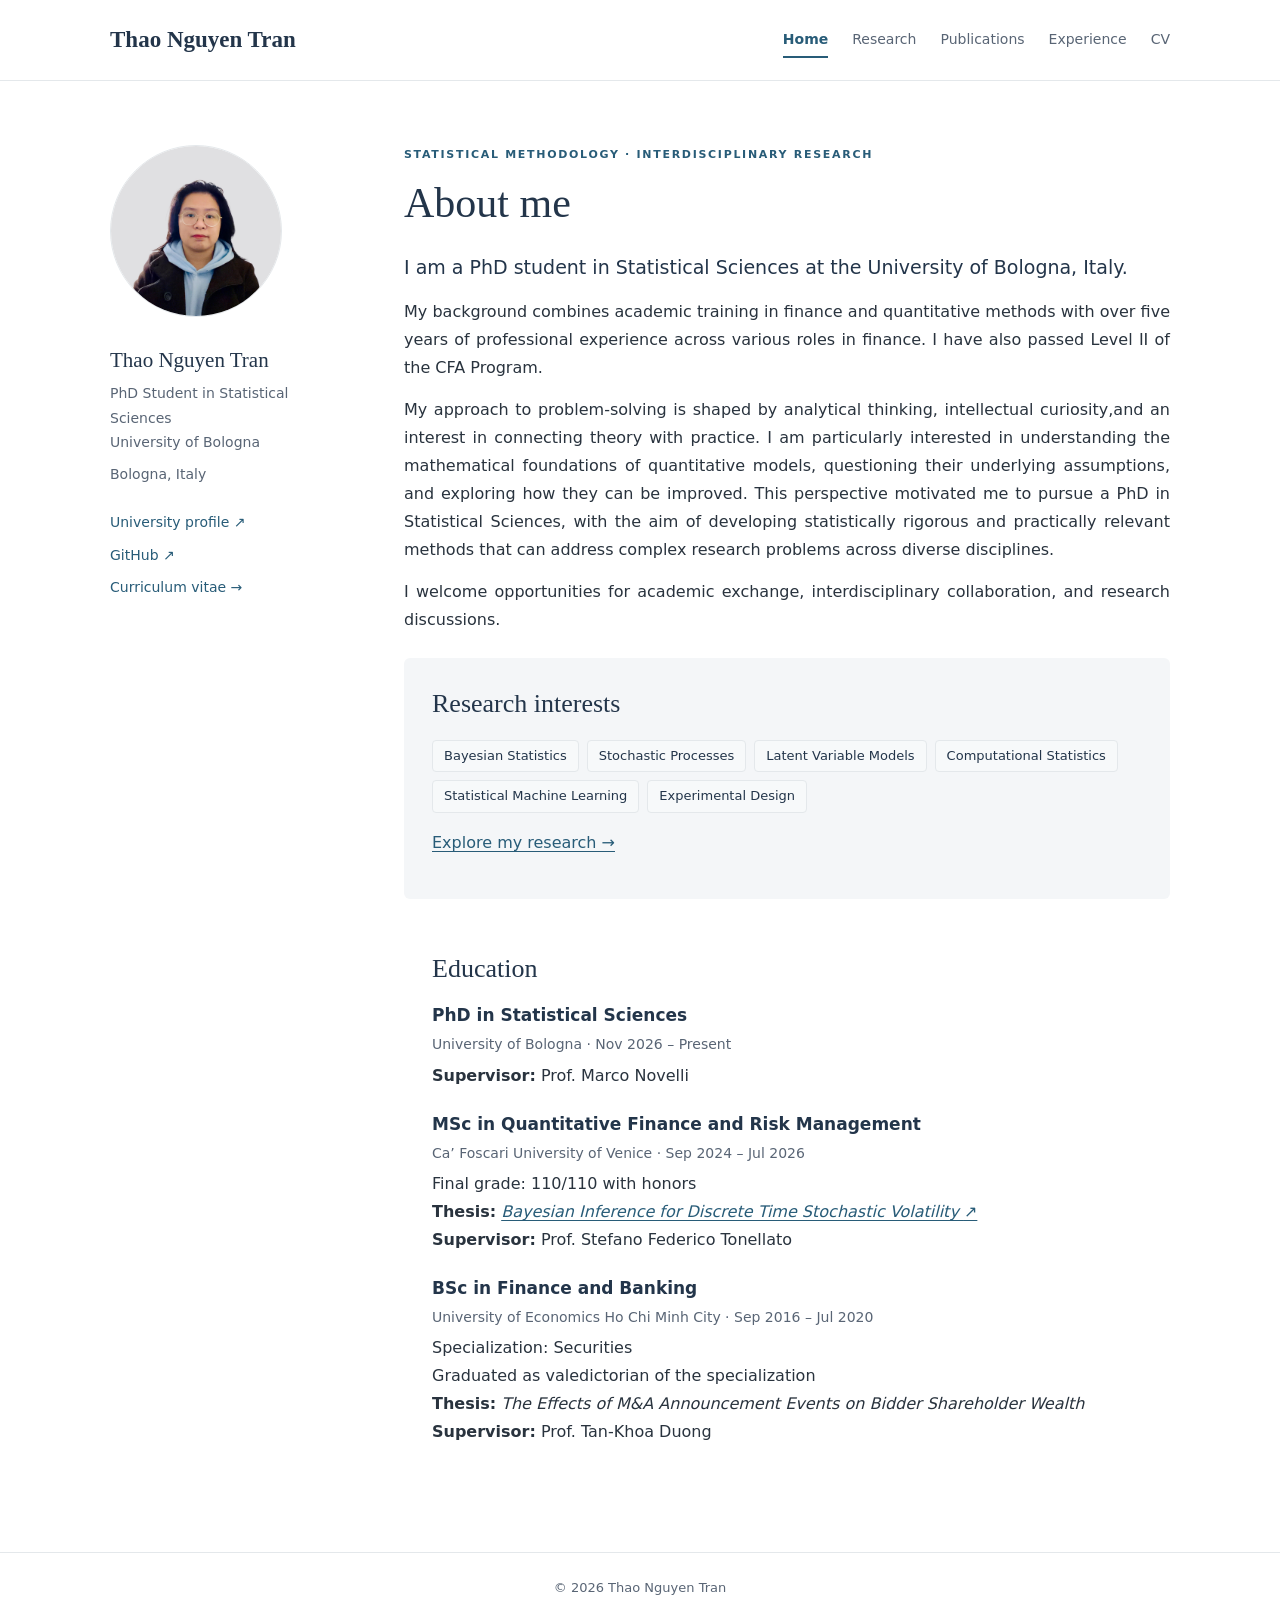
<file: index.html>
<!doctype html>
<html lang="en">

<head>
    <meta charset="utf-8">

    <meta name="viewport"
          content="width=device-width, initial-scale=1">

    <meta name="description"
          content="Thao Nguyen Tran — PhD student in Statistical Sciences at the University of Bologna.">

    <title>About me | Thao Nguyen Tran</title>

    <link rel="stylesheet" href="style-v3.css">
</head>

<body>

    <!-- ============================== -->
    <!-- NAVIGATION BAR                 -->
    <!-- ============================== -->

    <header>
        <nav>

            <a class="brand" href="index.html">
                Thao Nguyen Tran
            </a>

            <div class="nav-links">
                <a href="index.html" aria-current="page">Home</a>
                <a href="research.html">Research</a>
                <a href="publications.html">Publications</a>
                <a href="experience.html">Experience</a>
                <a href="cv.html">CV</a>
            </div>

        </nav>
    </header>


    <main class="layout">

        <!-- ============================== -->
        <!-- SIDEBAR: PERSONAL INFORMATION  -->
        <!-- ============================== -->

        <aside>

            <img class="portrait"
                 src="profile.jpg"
                 alt="Thao Nguyen Tran">

            <h2>Thao Nguyen Tran</h2>

            <p>
                PhD Student in Statistical Sciences
                <br>
                University of Bologna
            </p>

            <p>Bologna, Italy</p>

            <div class="links">

                <a href="https://www.unibo.it/sitoweb/thaonguyen.tran4/en">
                    University profile ↗
                </a>

                <a href="https://github.com/thaonguyen-tran">
                    GitHub ↗
                </a>

                <a href="cv.html">
                    Curriculum vitae →
                </a>

            </div>

        </aside>


        <!-- ============================== -->
        <!-- MAIN CONTENT                   -->
        <!-- ============================== -->

        <article>

            <!-- ABOUT ME -->

            <p class="eyebrow">
                STATISTICAL METHODOLOGY · INTERDISCIPLINARY RESEARCH
            </p>

            <h1>About me</h1>

            <p class="lead">
                I am a PhD student in Statistical Sciences at the University of Bologna, Italy. 
            </p>

            <p>
                My background combines academic training in finance and quantitative methods 
                with over five years of professional experience across various roles in finance. 
                I have also passed Level II of the CFA Program.
            </p>

            <p>
                My approach to problem-solving is shaped by analytical thinking, intellectual 
                curiosity,and an interest in connecting theory with practice. I am particularly 
                interested in understanding the mathematical foundations of quantitative models, 
                questioning their underlying assumptions, and exploring how they can be improved. 
                This perspective motivated me to pursue a PhD in Statistical Sciences, with the 
                aim of developing statistically rigorous and practically relevant methods that 
                can address complex research problems across diverse disciplines.
            </p>

            <p>
                I welcome opportunities for academic exchange, interdisciplinary collaboration, and research discussions.
            </p>


            <!-- ============================== -->
            <!-- RESEARCH INTERESTS             -->
            <!-- ============================== -->

            <section>

                <h2>Research interests</h2>

                <div class="tags">

                    <span>Bayesian Statistics</span>
                    <span>Stochastic Processes</span>
                    <span>Latent Variable Models</span>
                    <span>Computational Statistics</span>
                    <span>Statistical Machine Learning</span>
                    <span>Experimental Design</span>
                    
                </div>

                <p>
                    <a href="research.html">
                        Explore my research →
                    </a>
                </p>

            </section>

            
            <!-- ============================== -->
            <!-- EDUCATION                      -->
            <!-- ============================== -->
            
            <section>
            
                <h2>Education</h2>
            
                <!-- PhD -->
            
                <div class="entry">
            
                    <h3>
                        PhD in Statistical Sciences
                    </h3>
            
                    <p class="meta">
                        University of Bologna · Nov 2026 – Present
                    </p>
            
                    <p>
                        <strong>Supervisor:</strong>
                        Prof. Marco Novelli
                    </p>
            
                </div>
            
            
                <!-- Master's degree -->
            
                <div class="entry">
            
                    <h3>
                        MSc in Quantitative Finance and Risk Management
                    </h3>
            
                    <p class="meta">
                        Ca’ Foscari University of Venice · Sep 2024 – Jul 2026
                    </p>
            
                    <p>
                        Final grade: 110/110 with honors
                        <br>
            
                        <strong>Thesis:</strong>
            
                        <a href="https://hdl.handle.net/20.500.14247/29944"
                           target="_blank"
                           rel="noopener noreferrer">
            
                            <em>
                                Bayesian Inference for Discrete Time
                                Stochastic Volatility
                            </em> ↗
            
                        </a>
            
                        <br>
            
                        <strong>Supervisor:</strong>
                        Prof. Stefano Federico Tonellato
                    </p>
            
                </div>
            
            
                <!-- Bachelor's degree -->
            
                <div class="entry">
            
                    <h3>BSc in Finance and Banking</h3>
            
                    <p class="meta">
                        University of Economics Ho Chi Minh City · Sep 2016 – Jul 2020
                    </p>
            
                    <p>
                        Specialization: Securities
                        <br>
            
                        Graduated as valedictorian of the specialization
                        <br>
            
                        <strong>Thesis:</strong>
            
                        <em>
                            The Effects of M&amp;A Announcement Events
                            on Bidder Shareholder Wealth
                        </em>
            
                        <br>
            
                        <strong>Supervisor:</strong>
                        Prof. Tan-Khoa Duong
                    </p>
            
                </div>
            
            </section>

        </article>

    </main>


    <!-- ============================== -->
    <!-- FOOTER                         -->
    <!-- ============================== -->

    <footer>
        © 2026 Thao Nguyen Tran
    </footer>

</body>

</html>
</file>
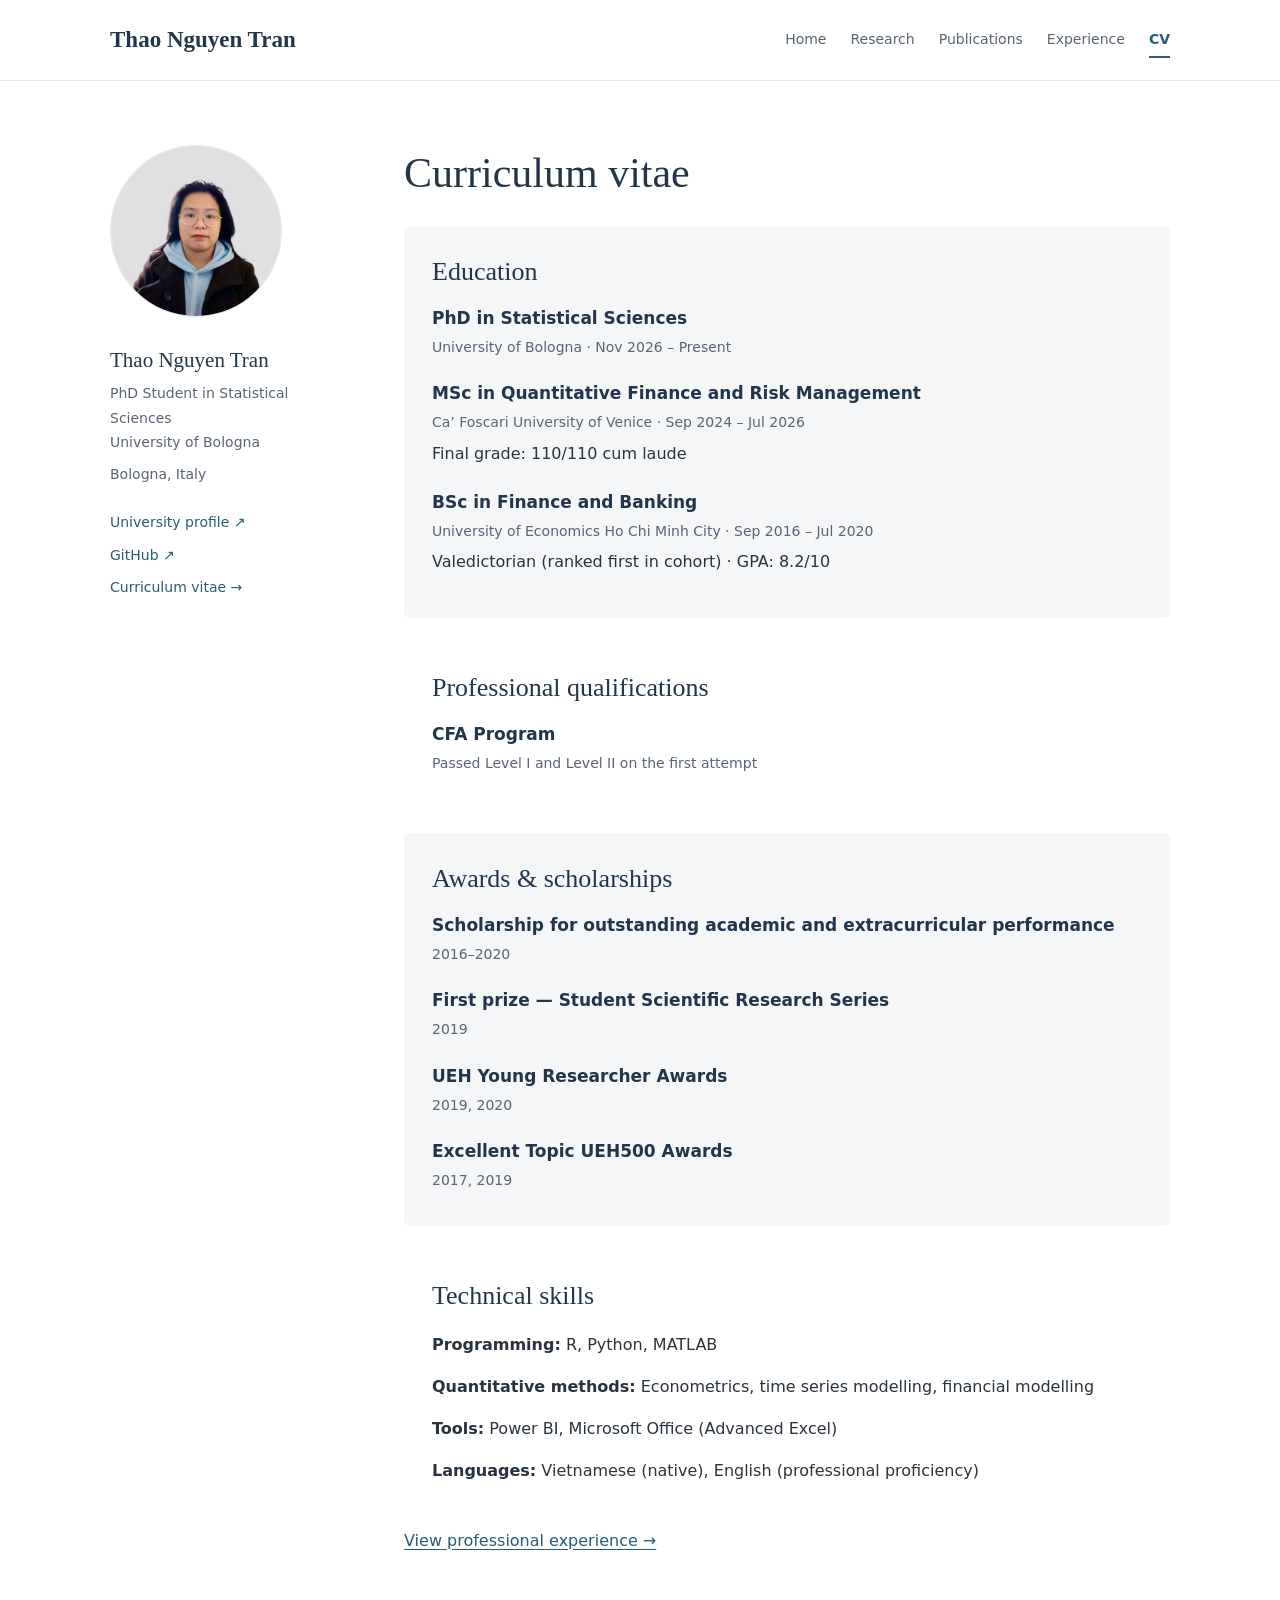
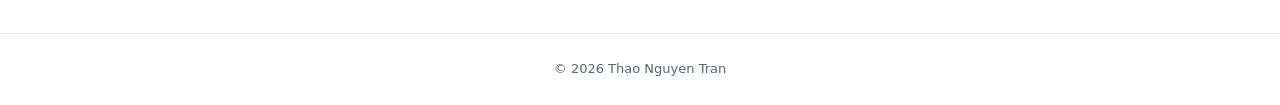
<file: cv.html>
<!doctype html><html lang="en"><head><meta charset="utf-8"><meta name="viewport" content="width=device-width, initial-scale=1"><meta name="description" content="Thao Nguyen Tran — PhD student in Statistical Sciences at the University of Bologna."><title>Curriculum vitae | Thao Nguyen Tran</title><link rel="stylesheet" href="style-v3.css"></head><body><header><nav><a class="brand" href="index.html">Thao Nguyen Tran</a><div class="nav-links"><a href="index.html">Home</a><a href="research.html">Research</a><a href="publications.html">Publications</a><a href="experience.html">Experience</a><a href="cv.html" aria-current="page">CV</a></div></nav></header><main class="layout"><aside><img class="portrait" src="profile.jpg" alt="Thao Nguyen Tran"><h2>Thao Nguyen Tran</h2><p>PhD Student in Statistical Sciences<br>University of Bologna</p><p>Bologna, Italy</p><div class="links"><a href="https://www.unibo.it/sitoweb/thaonguyen.tran4/en">University profile ↗</a><a href="https://github.com/thaonguyen-tran">GitHub ↗</a><a href="cv.html">Curriculum vitae →</a></div></aside><article><h1>Curriculum vitae</h1><section><h2>Education</h2><div class="entry"><h3>PhD in Statistical Sciences</h3><p class="meta">University of Bologna · Nov 2026 – Present</p></div><div class="entry"><h3>MSc in Quantitative Finance and Risk Management</h3><p class="meta">Ca’ Foscari University of Venice · Sep 2024 – Jul 2026</p><p>Final grade: 110/110 cum laude</p></div><div class="entry"><h3>BSc in Finance and Banking</h3><p class="meta">University of Economics Ho Chi Minh City · Sep 2016 – Jul 2020</p><p>Valedictorian (ranked first in cohort) · GPA: 8.2/10</p></div></section><section><h2>Professional qualifications</h2><div class="entry"><h3>CFA Program</h3><p class="meta">Passed Level I and Level II on the first attempt</p></div></section><section><h2>Awards &amp; scholarships</h2><div class="entry"><h3>Scholarship for outstanding academic and extracurricular performance</h3><p class="meta">2016–2020</p></div><div class="entry"><h3>First prize — Student Scientific Research Series</h3><p class="meta">2019</p></div><div class="entry"><h3>UEH Young Researcher Awards</h3><p class="meta">2019, 2020</p></div><div class="entry"><h3>Excellent Topic UEH500 Awards</h3><p class="meta">2017, 2019</p></div></section><section><h2>Technical skills</h2><p><strong>Programming:</strong> R, Python, MATLAB</p><p><strong>Quantitative methods:</strong> Econometrics, time series modelling, financial modelling</p><p><strong>Tools:</strong> Power BI, Microsoft Office (Advanced Excel)</p><p><strong>Languages:</strong> Vietnamese (native), English (professional proficiency)</p></section><p><a href="experience.html">View professional experience →</a></p></article></main><footer>© 2026 Thao Nguyen Tran</footer></body></html>
</file>
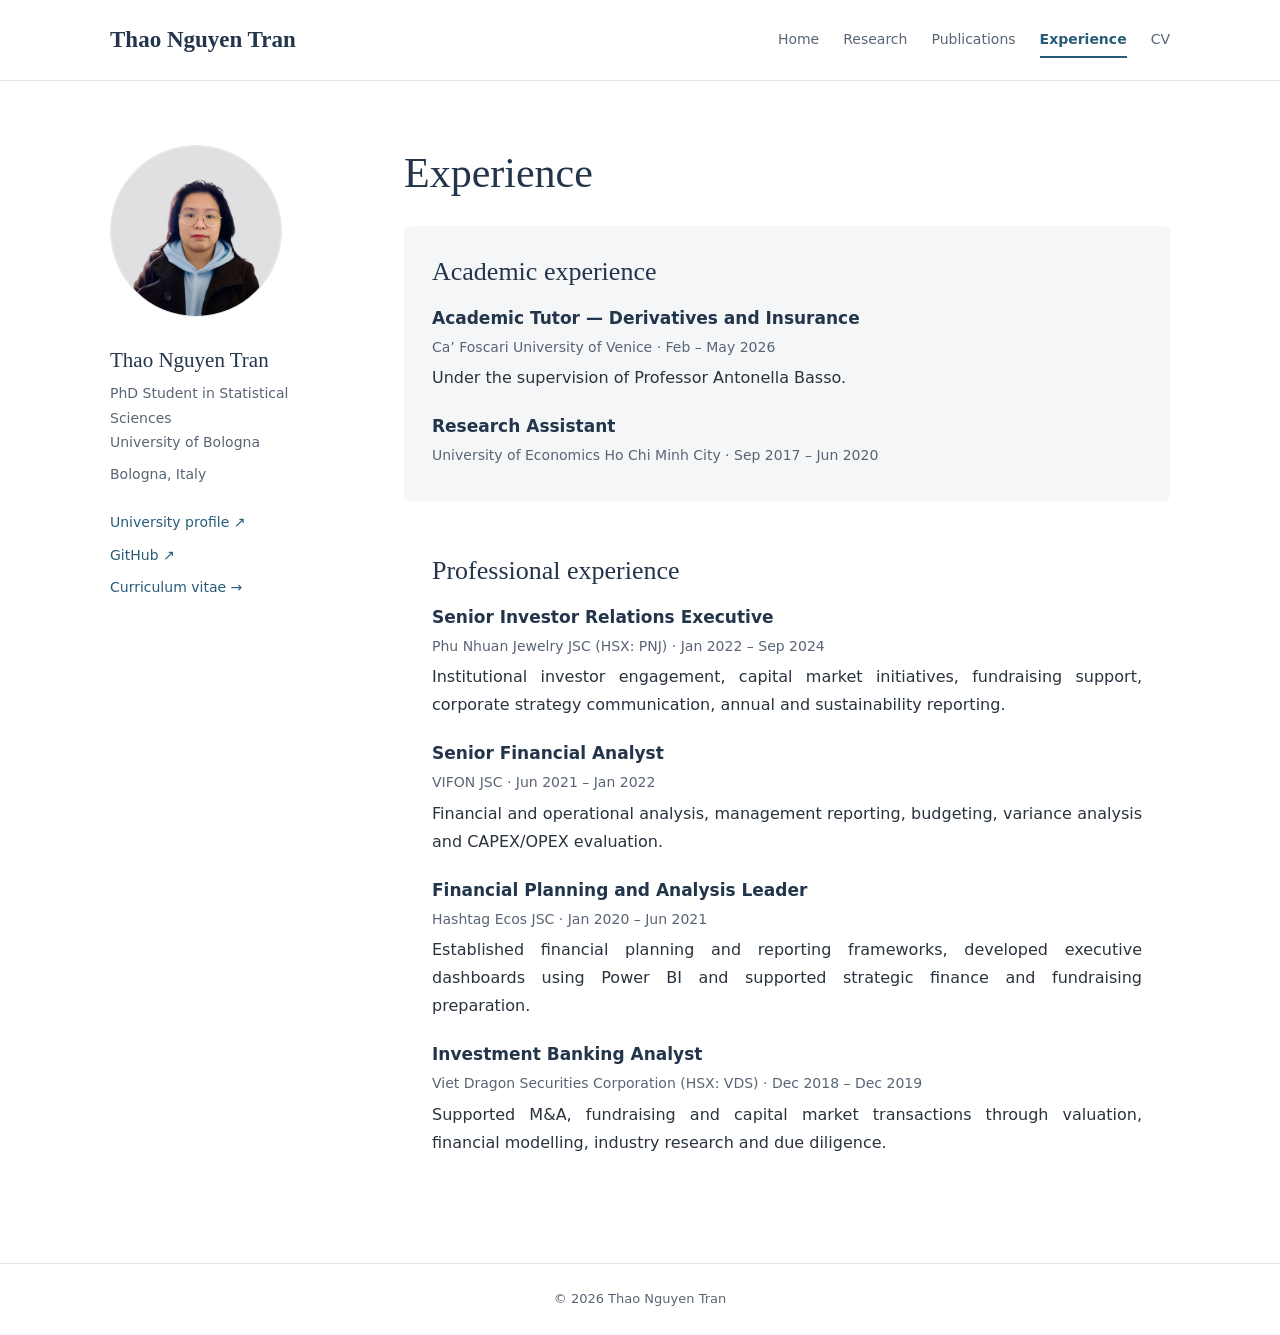
<file: experience.html>
<!doctype html><html lang="en"><head><meta charset="utf-8"><meta name="viewport" content="width=device-width, initial-scale=1"><meta name="description" content="Thao Nguyen Tran — PhD student in Statistical Sciences at the University of Bologna."><title>Experience | Thao Nguyen Tran</title><link rel="stylesheet" href="style-v3.css"></head><body><header><nav><a class="brand" href="index.html">Thao Nguyen Tran</a><div class="nav-links"><a href="index.html">Home</a><a href="research.html">Research</a><a href="publications.html">Publications</a><a href="experience.html" aria-current="page">Experience</a><a href="cv.html">CV</a></div></nav></header><main class="layout"><aside><img class="portrait" src="profile.jpg" alt="Thao Nguyen Tran"><h2>Thao Nguyen Tran</h2><p>PhD Student in Statistical Sciences<br>University of Bologna</p><p>Bologna, Italy</p><div class="links"><a href="https://www.unibo.it/sitoweb/thaonguyen.tran4/en">University profile ↗</a><a href="https://github.com/thaonguyen-tran">GitHub ↗</a><a href="cv.html">Curriculum vitae →</a></div></aside><article><h1>Experience</h1><section><h2>Academic experience</h2><div class="entry"><h3>Academic Tutor — Derivatives and Insurance</h3><p class="meta">Ca’ Foscari University of Venice · Feb – May 2026</p><p>Under the supervision of Professor Antonella Basso.</p></div><div class="entry"><h3>Research Assistant</h3><p class="meta">University of Economics Ho Chi Minh City · Sep 2017 – Jun 2020</p></div></section><section><h2>Professional experience</h2><div class="entry"><h3>Senior Investor Relations Executive</h3><p class="meta">Phu Nhuan Jewelry JSC (HSX: PNJ) · Jan 2022 – Sep 2024</p><p>Institutional investor engagement, capital market initiatives, fundraising support, corporate strategy communication, annual and sustainability reporting.</p></div><div class="entry"><h3>Senior Financial Analyst</h3><p class="meta">VIFON JSC · Jun 2021 – Jan 2022</p><p>Financial and operational analysis, management reporting, budgeting, variance analysis and CAPEX/OPEX evaluation.</p></div><div class="entry"><h3>Financial Planning and Analysis Leader</h3><p class="meta">Hashtag Ecos JSC · Jan 2020 – Jun 2021</p><p>Established financial planning and reporting frameworks, developed executive dashboards using Power BI and supported strategic finance and fundraising preparation.</p></div><div class="entry"><h3>Investment Banking Analyst</h3><p class="meta">Viet Dragon Securities Corporation (HSX: VDS) · Dec 2018 – Dec 2019</p><p>Supported M&A, fundraising and capital market transactions through valuation, financial modelling, industry research and due diligence.</p></div></section></article></main><footer>© 2026 Thao Nguyen Tran</footer></body></html>
</file>
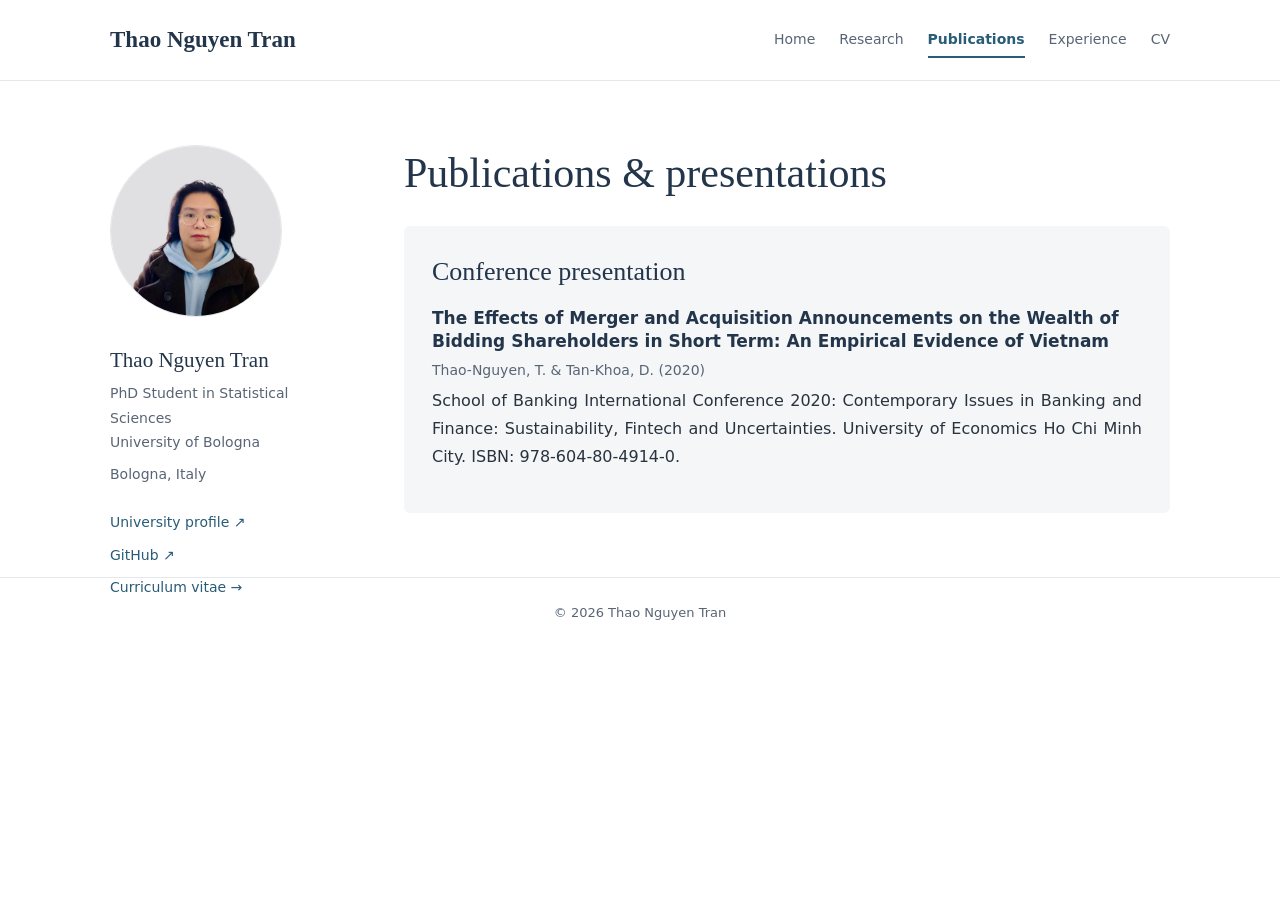
<file: publications.html>
<!doctype html><html lang="en"><head><meta charset="utf-8"><meta name="viewport" content="width=device-width, initial-scale=1"><meta name="description" content="Thao Nguyen Tran — PhD student in Statistical Sciences at the University of Bologna."><title>Publications | Thao Nguyen Tran</title><link rel="stylesheet" href="style-v3.css"></head><body><header><nav><a class="brand" href="index.html">Thao Nguyen Tran</a><div class="nav-links"><a href="index.html">Home</a><a href="research.html">Research</a><a href="publications.html" aria-current="page">Publications</a><a href="experience.html">Experience</a><a href="cv.html">CV</a></div></nav></header><main class="layout"><aside><img class="portrait" src="profile.jpg" alt="Thao Nguyen Tran"><h2>Thao Nguyen Tran</h2><p>PhD Student in Statistical Sciences<br>University of Bologna</p><p>Bologna, Italy</p><div class="links"><a href="https://www.unibo.it/sitoweb/thaonguyen.tran4/en">University profile ↗</a><a href="https://github.com/thaonguyen-tran">GitHub ↗</a><a href="cv.html">Curriculum vitae →</a></div></aside><article><h1>Publications &amp; presentations</h1><section><h2>Conference presentation</h2><div class="entry"><h3>The Effects of Merger and Acquisition Announcements on the Wealth of Bidding Shareholders in Short Term: An Empirical Evidence of Vietnam</h3><p class="meta">Thao-Nguyen, T. &amp; Tan-Khoa, D. (2020)</p><p>School of Banking International Conference 2020: Contemporary Issues in Banking and Finance: Sustainability, Fintech and Uncertainties. University of Economics Ho Chi Minh City. ISBN: 978-604-80-4914-0.</p></div></section></article></main><footer>© 2026 Thao Nguyen Tran</footer></body></html>
</file>
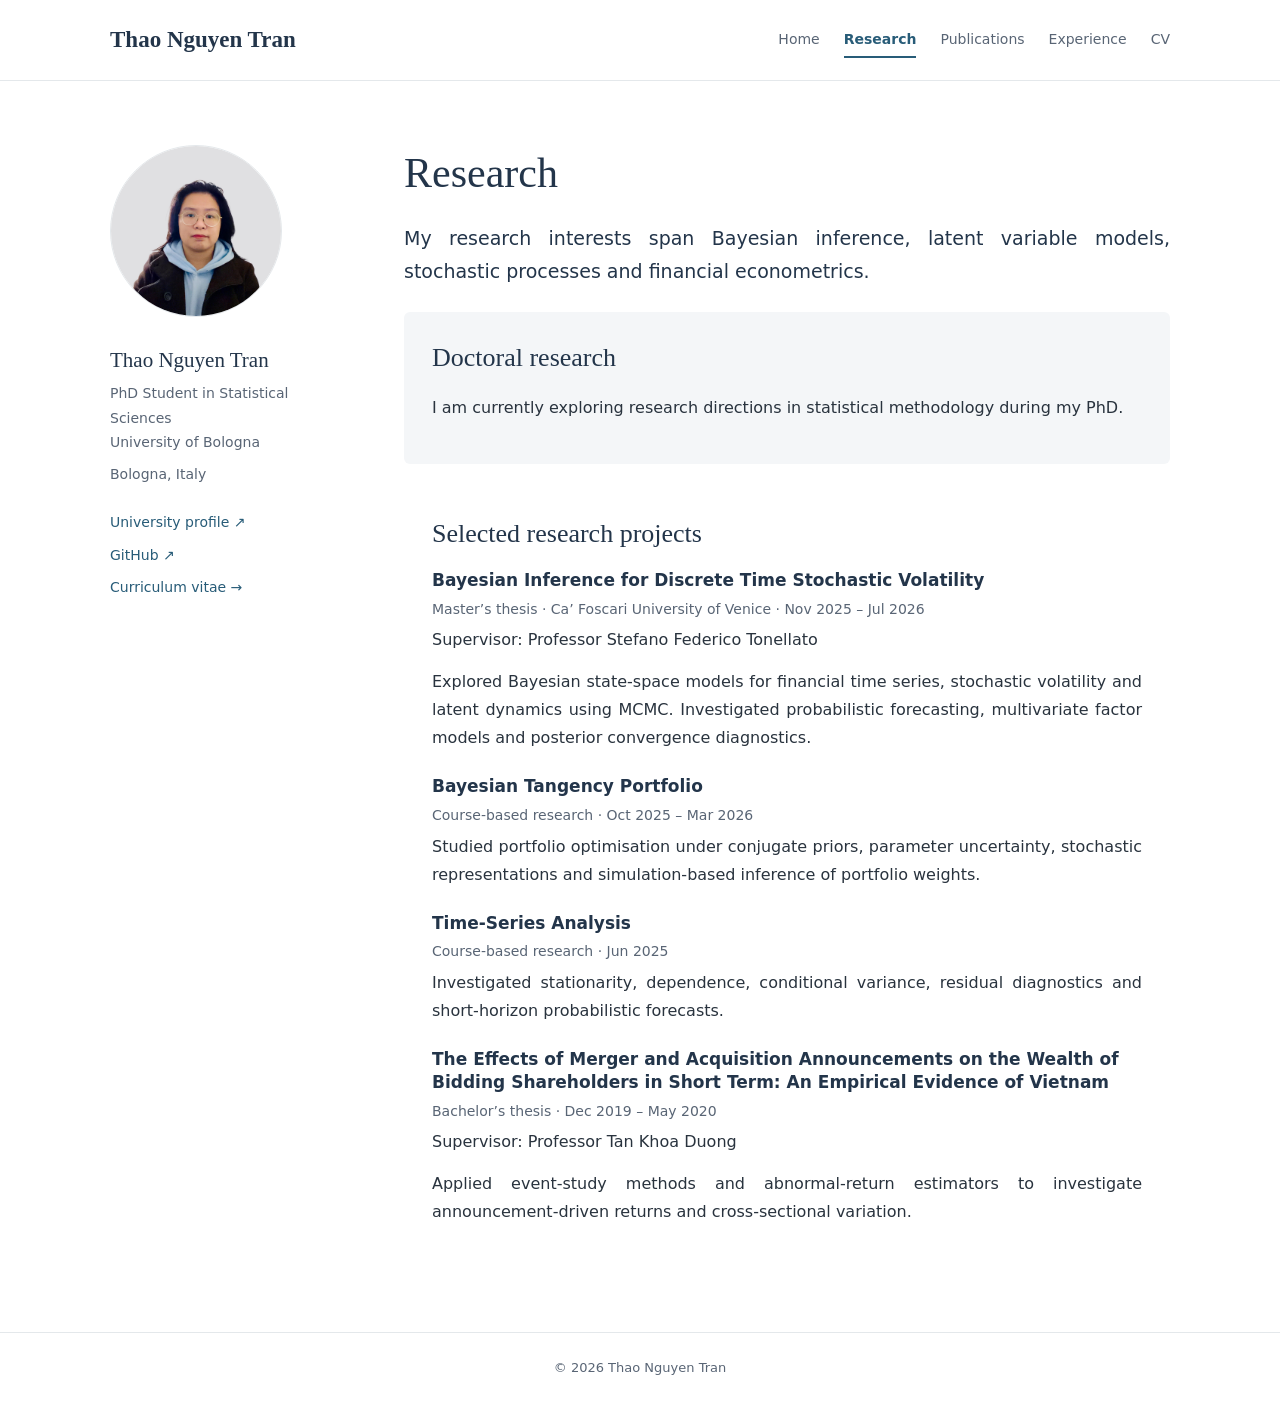
<file: research.html>
<!doctype html><html lang="en"><head><meta charset="utf-8"><meta name="viewport" content="width=device-width, initial-scale=1"><meta name="description" content="Thao Nguyen Tran — PhD student in Statistical Sciences at the University of Bologna."><title>Research | Thao Nguyen Tran</title><link rel="stylesheet" href="style-v3.css"></head><body><header><nav><a class="brand" href="index.html">Thao Nguyen Tran</a><div class="nav-links"><a href="index.html">Home</a><a href="research.html" aria-current="page">Research</a><a href="publications.html">Publications</a><a href="experience.html">Experience</a><a href="cv.html">CV</a></div></nav></header><main class="layout"><aside><img class="portrait" src="profile.jpg" alt="Thao Nguyen Tran"><h2>Thao Nguyen Tran</h2><p>PhD Student in Statistical Sciences<br>University of Bologna</p><p>Bologna, Italy</p><div class="links"><a href="https://www.unibo.it/sitoweb/thaonguyen.tran4/en">University profile ↗</a><a href="https://github.com/thaonguyen-tran">GitHub ↗</a><a href="cv.html">Curriculum vitae →</a></div></aside><article><h1>Research</h1><p class="lead">My research interests span Bayesian inference, latent variable models, stochastic processes and financial econometrics.</p><section><h2>Doctoral research</h2><p>I am currently exploring research directions in statistical methodology during my PhD.</p></section><section><h2>Selected research projects</h2><div class="entry"><h3>Bayesian Inference for Discrete Time Stochastic Volatility</h3><p class="meta">Master’s thesis · Ca’ Foscari University of Venice · Nov 2025 – Jul 2026</p><p>Supervisor: Professor Stefano Federico Tonellato</p><p>Explored Bayesian state-space models for financial time series, stochastic volatility and latent dynamics using MCMC. Investigated probabilistic forecasting, multivariate factor models and posterior convergence diagnostics.</p></div><div class="entry"><h3>Bayesian Tangency Portfolio</h3><p class="meta">Course-based research · Oct 2025 – Mar 2026</p><p>Studied portfolio optimisation under conjugate priors, parameter uncertainty, stochastic representations and simulation-based inference of portfolio weights.</p></div><div class="entry"><h3>Time-Series Analysis</h3><p class="meta">Course-based research · Jun 2025</p><p>Investigated stationarity, dependence, conditional variance, residual diagnostics and short-horizon probabilistic forecasts.</p></div><div class="entry"><h3>The Effects of Merger and Acquisition Announcements on the Wealth of Bidding Shareholders in Short Term: An Empirical Evidence of Vietnam</h3><p class="meta">Bachelor’s thesis · Dec 2019 – May 2020</p><p>Supervisor: Professor Tan Khoa Duong</p><p>Applied event-study methods and abnormal-return estimators to investigate announcement-driven returns and cross-sectional variation.</p></div></section></article></main><footer>© 2026 Thao Nguyen Tran</footer></body></html>
</file>
<file: style-v3.css>
/* =========================================
   01. COLOR PALETTE
   ========================================= */

:root {
    --ink: #23354a;
    --muted: #596575;
    --accent: #285c78;
    --line: #e4e8eb;
    --paper: #ffffff;
}


/* =========================================
   02. GLOBAL SETTINGS
   ========================================= */

* {
    box-sizing: border-box;
}

body {
    margin: 0;
    background: var(--paper);
    color: #29333e;
    font: 16px/1.75 system-ui,
          -apple-system,
          BlinkMacSystemFont,
          "Segoe UI",
          sans-serif;
}

a {
    color: var(--accent);
    text-underline-offset: 3px;
}

a:hover {
    text-decoration: underline;
}

a:focus-visible {
    outline: 2px solid var(--accent);
    outline-offset: 4px;
}


/* =========================================
   03. HEADER & NAVIGATION BAR
   ========================================= */

header {
    position: sticky;
    top: 0;
    z-index: 1000;
    background: #ffffff;
    border-bottom: 1px solid var(--line);
}

nav {
    max-width: 1120px;
    margin: auto;
    padding: 20px 30px;

    display: flex;
    align-items: center;
    justify-content: space-between;
    gap: 25px;
}

.brand {
    font-family: Georgia, serif;
    font-size: 23px;
    font-weight: bold;
    color: var(--ink);
    text-decoration: none;
}

.nav-links {
    display: flex;
    flex-wrap: wrap;
    gap: 24px;
}

.nav-links a {
    font-size: 14px;
    color: var(--muted);
    text-decoration: none;
    padding: 5px 0;
    border-bottom: 2px solid transparent;
}

/* Highlight the active page */

.nav-links a[aria-current="page"] {
    border-color: var(--accent);
    color: var(--accent);
    font-weight: 600;
}


/* =========================================
   04. MAIN WEBSITE LAYOUT
   ========================================= */

.layout {
    max-width: 1120px;
    margin: 64px auto;
    padding: 0 30px;

    display: grid;
    grid-template-columns: 230px minmax(0, 1fr);

    gap: 64px;
    align-items: start;
}

.layout > article {
    grid-column: 2;
    min-width: 0;
}


/* =========================================
   05. SIDEBAR & PROFILE PHOTO
   ========================================= */

aside {
    position: fixed;
    top: 145px;
    left: max(30px, calc((100% - 1120px) / 2 + 30px));

    width: 230px;

    max-height: calc(100vh - 165px);
    overflow-y: auto;
}

.portrait {
    width: 172px;
    height: 172px;

    border-radius: 50%;
    object-fit: cover;
    border: 1px solid var(--line);
}

aside h2 {
    font-size: 21px;
    margin: 20px 0 5px;
}

aside p {
    font-size: 14px;
    color: var(--muted);
    margin: 7px 0;
}


/* =========================================
   06. SIDEBAR LINKS
   ========================================= */

.links {
    display: grid;
    gap: 8px;
    margin-top: 24px;
    font-size: 14px;
}

.links a {
    text-decoration: none;
}


/* =========================================
   07. TYPOGRAPHY & HEADINGS
   ========================================= */

h1,
h2,
h3 {
    color: var(--ink);
    line-height: 1.35;
}

h1,
h2 {
    font-family: Georgia,
                 "Times New Roman",
                 serif;
}

h1 {
    font-size: 42px;
    margin: 0 0 20px;
    font-weight: normal;
}

h2 {
    font-size: 26px;
    margin: 0 0 18px;
    font-weight: normal;
}

h3 {
    font-size: 17px;
    margin: 0 0 5px;
    font-weight: 600;
}

p {
    margin: 0 0 14px;
}


/* =========================================
   08. PAGE SUBTITLE & INTRODUCTION
   ========================================= */

.eyebrow {
    font-size: 11px;
    letter-spacing: 1.7px;
    font-weight: 600;
    color: var(--accent);
    margin-bottom: 10px;
}

.lead {
    font-size: 19px;
    color: var(--ink);
}


/* =========================================
   09. BIOGRAPHY TEXT ALIGNMENT
   ========================================= */

/* Justify paragraphs on the homepage */

article p:not(.eyebrow) {
    text-align: justify !important;
    text-justify: inter-word;
    text-align-last: left;
}


/* =========================================
   10. CONTENT SECTIONS
   ========================================= */

section {
    border-top: none;
    margin-top: 24px;
    padding: 28px;
    border-radius: 6px;
}

article > section:nth-of-type(odd) {
    background-color: #f4f6f8;
}

article > section:nth-of-type(even) {
    background-color: #ffffff;
}


/* =========================================
   11. EDUCATION & EXPERIENCE ENTRIES
   ========================================= */

.entry {
    margin-bottom: 23px;
}

.entry:last-child {
    margin-bottom: 0;
}

.meta {
    font-size: 14px;
    color: var(--muted);
    margin-bottom: 5px;
}


/* =========================================
   12. RESEARCH INTEREST TAGS
   ========================================= */

.tags {
    display: flex;
    flex-wrap: wrap;
    gap: 8px;
    margin-bottom: 16px;
}

.tags span {
    font-size: 13px;
    border: 1px solid var(--line);
    background: #f7f9fa;
    padding: 4px 11px;
    border-radius: 4px;
    color: var(--ink);
}


/* =========================================
   13. FOOTER
   ========================================= */

footer {
    border-top: 1px solid var(--line);
    padding: 24px;
    text-align: center;
    font-size: 13px;
    color: var(--muted);
}


/* =========================================
   14. RESPONSIVE DESIGN — MOBILE DEVICES
   ========================================= */

@media (max-width: 760px) {

    /* Navigation bar */

   body {
    padding-top: 150px;
}

    nav {
        flex-direction: column;
        align-items: flex-start;
        padding: 18px 22px;
        gap: 10px;
    }

    .nav-links {
        gap: 15px;
    }

    /* Main layout */

    .layout {
        grid-template-columns: 1fr;
        gap: 35px;
        margin: 32px auto;
        padding: 0 22px;
    }

    /* Sidebar */

    aside {
    position: static;

    width: auto;
    max-height: none;
    overflow: visible;

    border-bottom: 1px solid var(--line);
    padding-bottom: 24px;
}

.layout > article {
    grid-column: 1;
}

    /* Profile photo */

    .portrait {
        width: 135px;
        height: 135px;
    }

    /* Headings */

    h1 {
        font-size: 34px;
    }

    /* Sidebar links */

    .links {
        display: flex;
        flex-wrap: wrap;
        gap: 12px;
    }

    /* Left-align text on smaller screens */

    article > p:not(.eyebrow) {
        text-align: left;
    }
}
</file>
